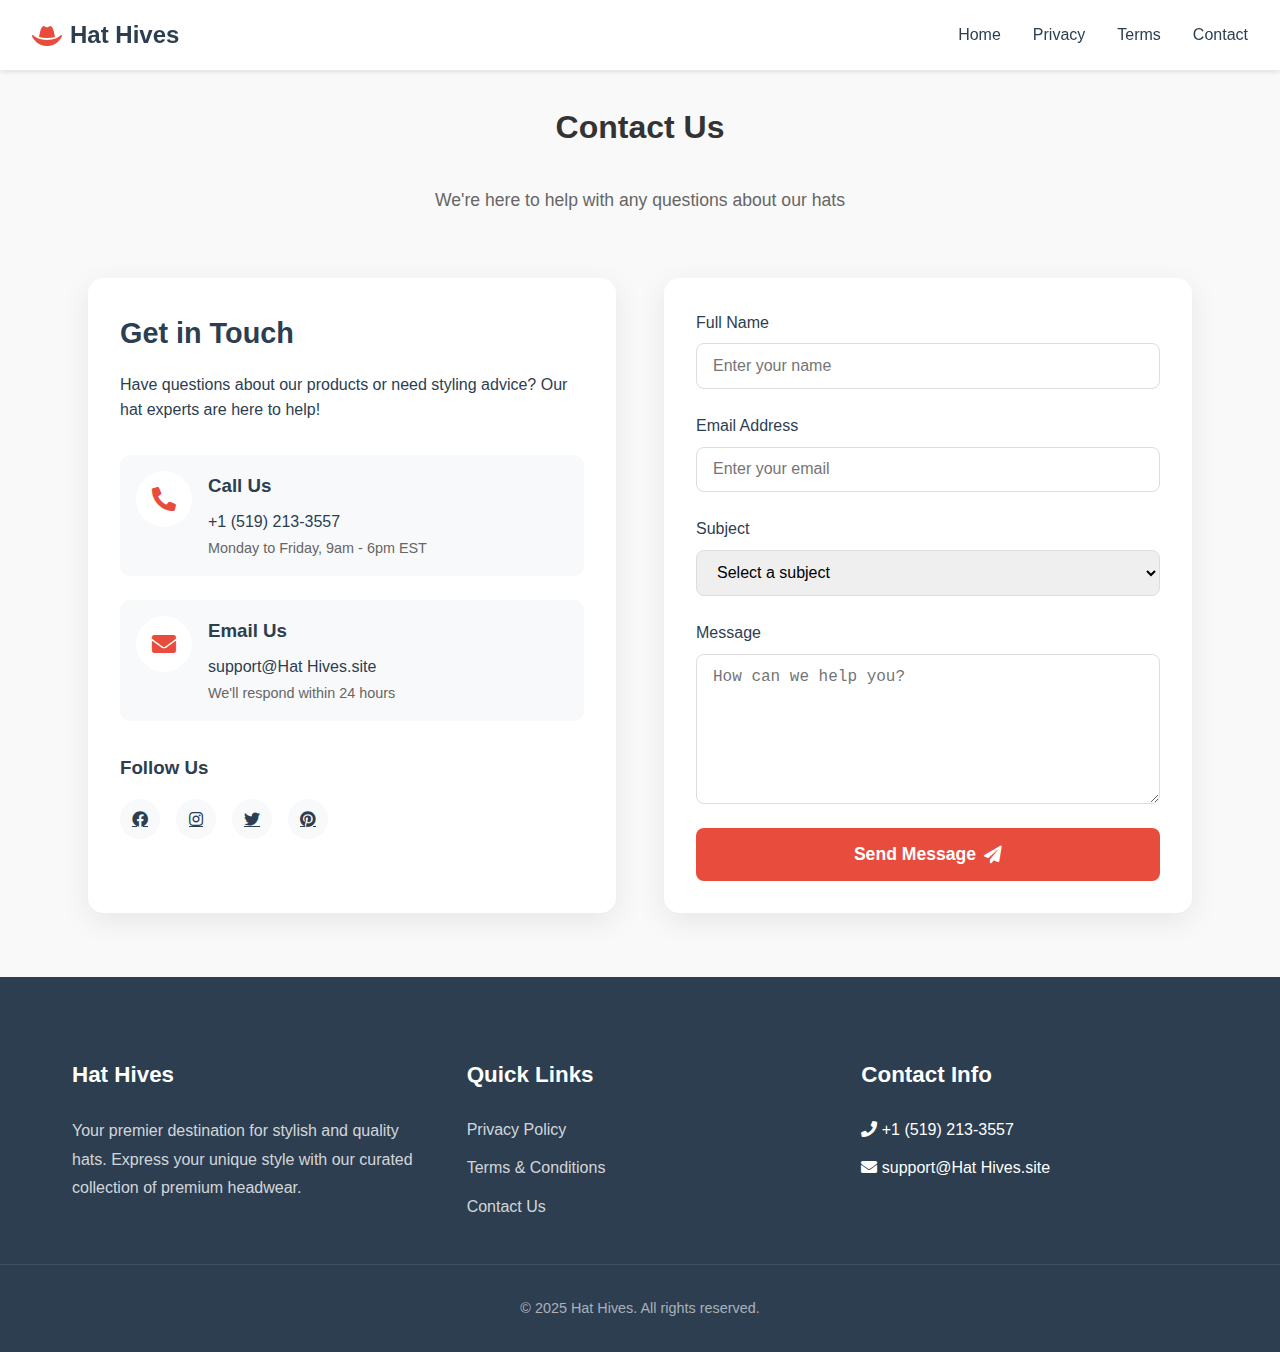
<file: pages/contact.html>
<!DOCTYPE html>
<html lang="en">
<head>
    <meta charset="UTF-8">
    <meta name="viewport" content="width=device-width, initial-scale=1.0">
    <title>Contact Us - Hat Hives</title>
    <link rel="stylesheet" href="../css/style.css">
    <link rel="stylesheet" href="https://cdnjs.cloudflare.com/ajax/libs/font-awesome/5.15.4/css/all.min.css">
    <!-- Google tag (gtag.js) -->
<script async src="https://www.googletagmanager.com/gtag/js?id=G-3013J06010"></script>
<script>
  window.dataLayer = window.dataLayer || [];
  function gtag(){dataLayer.push(arguments);}
  gtag('js', new Date());

  gtag('config', 'G-3013J06010');
</script>
</head>
<body>
    <!-- Header Placeholder -->
    <div id="header-placeholder"></div>

    <main class="content-container">
        <div class="section-title">
            <h1>Contact Us</h1>
            <p>We're here to help with any questions about our hats</p>
        </div>

        <div class="contact-content">
            <div class="contact-info">
                <h2>Get in Touch</h2>
                <p>Have questions about our products or need styling advice? Our hat experts are here to help!</p>
                
                <div class="contact-methods">
                    <div class="contact-method">
                        <i class="fas fa-phone-alt"></i>
                        <div>
                            <h3>Call Us</h3>
                            <p>+1 (519) 213-3557</p>
                            <span>Monday to Friday, 9am - 6pm EST</span>
                        </div>
                    </div>
                    
                    <div class="contact-method">
                        <i class="fas fa-envelope"></i>
                        <div>
                            <h3>Email Us</h3>
                            <p>support@Hat Hives.site</p>
                            <span>We'll respond within 24 hours</span>
                        </div>
                    </div>
                    
                </div>

                <div class="social-links">
                    <h3>Follow Us</h3>
                    <div class="social-icons">
                        <a href="#"><i class="fab fa-facebook"></i></a>
                        <a href="#"><i class="fab fa-instagram"></i></a>
                        <a href="#"><i class="fab fa-twitter"></i></a>
                        <a href="#"><i class="fab fa-pinterest"></i></a>
                    </div>
                </div>
            </div>
            
            <form class="contact-form">
                <div class="form-group">
                    <label for="name">Full Name</label>
                    <input type="text" id="name" name="name" placeholder="Enter your name" required>
                </div>
                
                <div class="form-group">
                    <label for="email">Email Address</label>
                    <input type="email" id="email" name="email" placeholder="Enter your email" required>
                </div>
                
                <div class="form-group">
                    <label for="subject">Subject</label>
                    <select id="subject" name="subject" required>
                        <option value="">Select a subject</option>
                        <option value="product">Product Inquiry</option>
                        <option value="order">Order Status</option>
                        <option value="return">Returns & Exchanges</option>
                        <option value="other">Other</option>
                    </select>
                </div>
                
                <div class="form-group">
                    <label for="message">Message</label>
                    <textarea id="message" name="message" placeholder="How can we help you?" required></textarea>
                </div>
                
                <button type="submit" class="submit-btn">Send Message <i class="fas fa-paper-plane"></i></button>
            </form>
        </div>
    </main>

    <!-- Footer Placeholder -->
    <div id="footer-placeholder"></div>

    <script src="../js/main.js"></script>
</body>
</html>
</file>
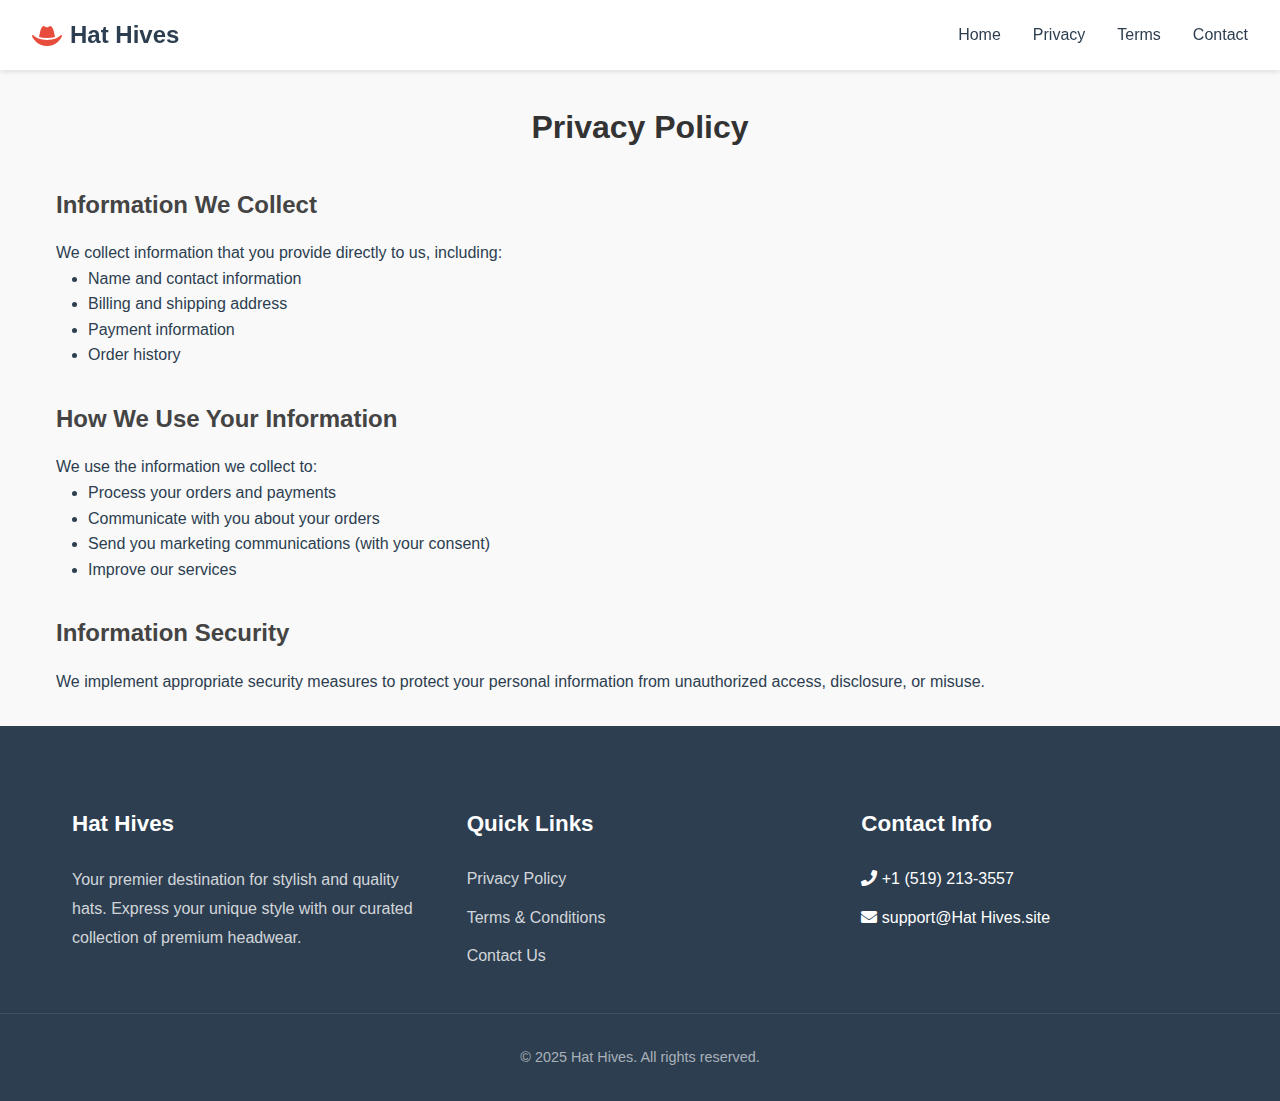
<file: pages/privacy.html>
<!DOCTYPE html>
<html lang="en">
<head>
    <meta charset="UTF-8">
    <meta name="viewport" content="width=device-width, initial-scale=1.0">
    <title>Privacy Policy - Hat Hives</title>
    <link rel="stylesheet" href="../css/style.css">
    <link rel="stylesheet" href="https://cdnjs.cloudflare.com/ajax/libs/font-awesome/5.15.4/css/all.min.css">
    <!-- Google tag (gtag.js) -->
<script async src="https://www.googletagmanager.com/gtag/js?id=G-3013J06010"></script>
<script>
  window.dataLayer = window.dataLayer || [];
  function gtag(){dataLayer.push(arguments);}
  gtag('js', new Date());

  gtag('config', 'G-3013J06010');
</script>
</head>
<body>
    <!-- Header Placeholder -->
    <div id="header-placeholder"></div>

    <main class="content-container">
        <h1>Privacy Policy</h1>
        <div class="policy-content">
            <section>
                <h2>Information We Collect</h2>
                <p>We collect information that you provide directly to us, including:</p>
                <ul>
                    <li>Name and contact information</li>
                    <li>Billing and shipping address</li>
                    <li>Payment information</li>
                    <li>Order history</li>
                </ul>
            </section>

            <section>
                <h2>How We Use Your Information</h2>
                <p>We use the information we collect to:</p>
                <ul>
                    <li>Process your orders and payments</li>
                    <li>Communicate with you about your orders</li>
                    <li>Send you marketing communications (with your consent)</li>
                    <li>Improve our services</li>
                </ul>
            </section>

            <section>
                <h2>Information Security</h2>
                <p>We implement appropriate security measures to protect your personal information from unauthorized access, disclosure, or misuse.</p>
            </section>
        </div>
    </main>

    <!-- Footer Placeholder -->
    <div id="footer-placeholder"></div>

    <script src="../js/main.js"></script>
</body>
</html>
</file>
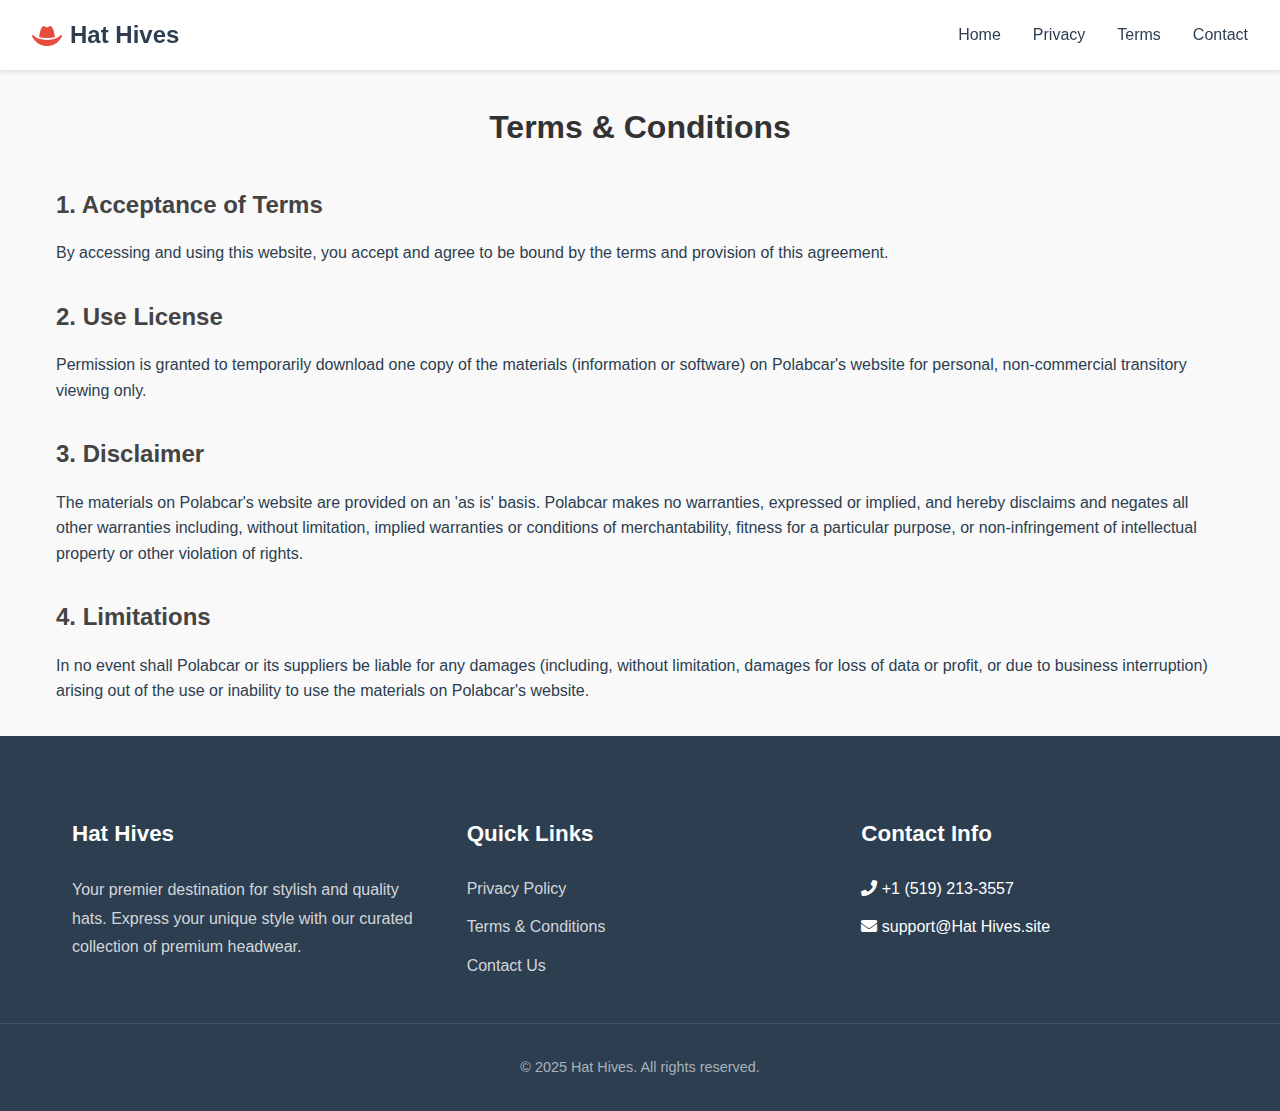
<file: pages/terms.html>
<!DOCTYPE html>
<html lang="en">
<head>
    <meta charset="UTF-8">
    <meta name="viewport" content="width=device-width, initial-scale=1.0">
    <title>Terms & Conditions - Hat Hives</title>
    <link rel="stylesheet" href="../css/style.css">
    <link rel="stylesheet" href="https://cdnjs.cloudflare.com/ajax/libs/font-awesome/5.15.4/css/all.min.css">
    <!-- Google tag (gtag.js) -->
<script async src="https://www.googletagmanager.com/gtag/js?id=G-3013J06010"></script>
<script>
  window.dataLayer = window.dataLayer || [];
  function gtag(){dataLayer.push(arguments);}
  gtag('js', new Date());

  gtag('config', 'G-3013J06010');
</script>
</head>
<body>
    <!-- Header Placeholder -->
    <div id="header-placeholder"></div>

    <main class="content-container">
        <h1>Terms & Conditions</h1>
        <div class="terms-content">
            <section>
                <h2>1. Acceptance of Terms</h2>
                <p>By accessing and using this website, you accept and agree to be bound by the terms and provision of this agreement.</p>
            </section>

            <section>
                <h2>2. Use License</h2>
                <p>Permission is granted to temporarily download one copy of the materials (information or software) on Polabcar's website for personal, non-commercial transitory viewing only.</p>
            </section>

            <section>
                <h2>3. Disclaimer</h2>
                <p>The materials on Polabcar's website are provided on an 'as is' basis. Polabcar makes no warranties, expressed or implied, and hereby disclaims and negates all other warranties including, without limitation, implied warranties or conditions of merchantability, fitness for a particular purpose, or non-infringement of intellectual property or other violation of rights.</p>
            </section>

            <section>
                <h2>4. Limitations</h2>
                <p>In no event shall Polabcar or its suppliers be liable for any damages (including, without limitation, damages for loss of data or profit, or due to business interruption) arising out of the use or inability to use the materials on Polabcar's website.</p>
            </section>
        </div>
    </main>

    <!-- Footer Placeholder -->
    <div id="footer-placeholder"></div>

    <script src="../js/main.js"></script>
</body>
</html>
</file>
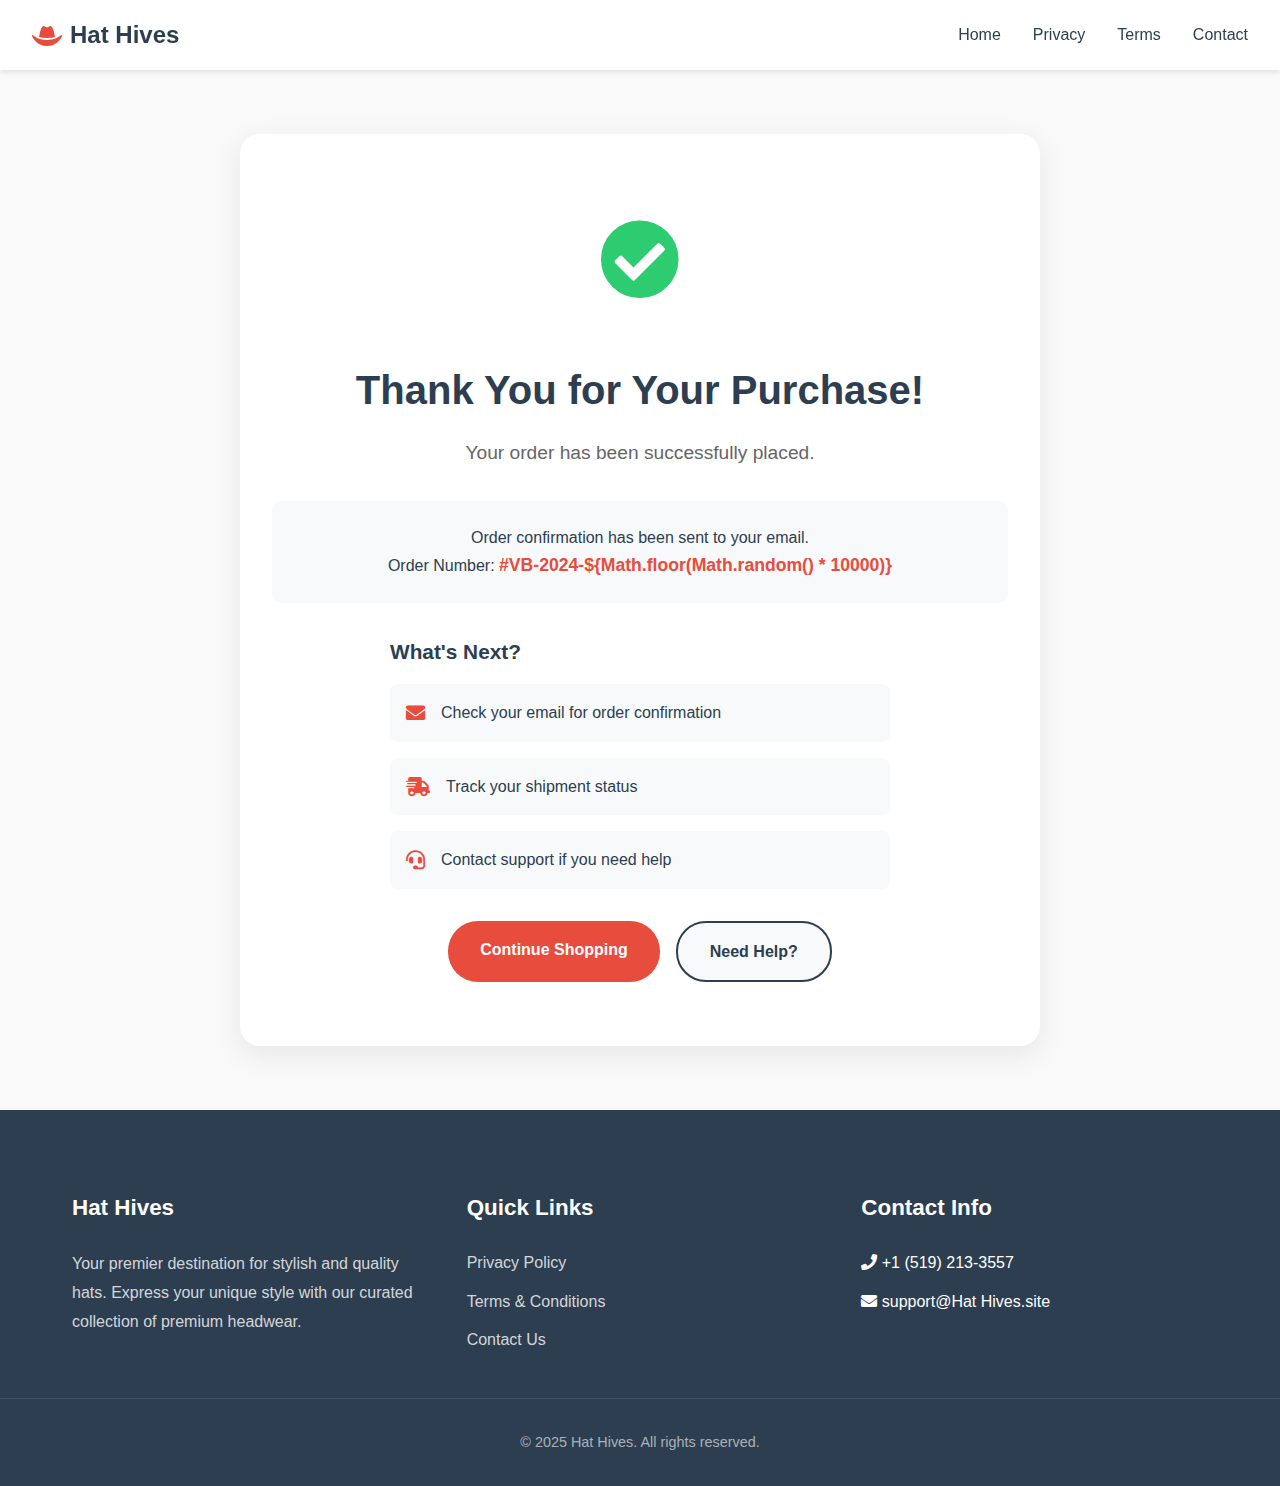
<file: pages/thank-you.html>
<!DOCTYPE html>
<html lang="en">
<head>
    <meta charset="UTF-8">
    <meta name="viewport" content="width=device-width, initial-scale=1.0">
    <title>Thank You - Hat Hives</title>
    <link rel="stylesheet" href="../css/style.css">
    <link rel="stylesheet" href="https://cdnjs.cloudflare.com/ajax/libs/font-awesome/5.15.4/css/all.min.css">
    <!-- Google tag (gtag.js) -->
<script async src="https://www.googletagmanager.com/gtag/js?id=G-3013J06010"></script>
<script>
  window.dataLayer = window.dataLayer || [];
  function gtag(){dataLayer.push(arguments);}
  gtag('js', new Date());

  gtag('config', 'G-3013J06010');
</script>
</head>
<body>
    <!-- Header Placeholder -->
    <div id="header-placeholder"></div>

    <main>
        <div class="thank-you-container">
            <div class="thank-you-icon">
                <i class="fas fa-check-circle"></i>
            </div>
            <h1>Thank You for Your Purchase!</h1>
            <p class="order-message">Your order has been successfully placed.</p>
            <div class="order-details">
                <p>Order confirmation has been sent to your email.</p>
                <p>Order Number: <span>#VB-2024-${Math.floor(Math.random() * 10000)}</span></p>
            </div>
            <div class="next-steps">
                <h3>What's Next?</h3>
                <ul>
                    <li><i class="fas fa-envelope"></i> Check your email for order confirmation</li>
                    <li><i class="fas fa-shipping-fast"></i> Track your shipment status</li>
                    <li><i class="fas fa-headset"></i> Contact support if you need help</li>
                </ul>
            </div>
            <div class="action-buttons">
                <a href="../index.html" class="home-button primary">Continue Shopping</a>
                <a href="contact.html" class="home-button secondary">Need Help?</a>
            </div>
        </div>
    </main>

    <!-- Footer Placeholder -->
    <div id="footer-placeholder"></div>

    <script src="../js/main.js"></script>
</body>
</html>
</file>
<file: css/style.css>
* {
    margin: 0;
    padding: 0;
    box-sizing: border-box;
}

:root {
    --primary-color: #2c3e50;    /* Deep navy */
    --secondary-color: #e74c3c;  /* Coral red */
    --accent-color: #3498db;     /* Sky blue */
    --text-color: #2c3e50;
    --background-color: #f9f9f9;
    --card-shadow: 0 8px 30px rgba(0, 0, 0, 0.08);
}

body {
    font-family: Arial, sans-serif;
    line-height: 1.6;
    background-color: var(--background-color);
    color: var(--text-color);
}

/* Navbar Styles */
.navbar {
    display: flex;
    justify-content: space-between;
    align-items: center;
    padding: 1rem 2rem;
    background: white;
    box-shadow: 0 2px 5px rgba(0,0,0,0.1);
    position: sticky;
    top: 0;
    z-index: 1000;
}

.logo {
    display: flex;
    align-items: center;
    gap: 0.5rem;
    font-size: 1.5rem;
    font-weight: bold;
    color: var(--primary-color);
}

.logo i {
    color: var(--secondary-color);
    font-size: 1.5rem;
}

.nav-links {
    display: flex;
    gap: 2rem;
    list-style: none;
}

.nav-links a {
    text-decoration: none;
    color: var(--text-color);
    font-weight: 500;
    transition: color 0.3s ease;
}

.nav-links a:hover {
    color: var(--secondary-color);
}

.hamburger {
    display: none;
    flex-direction: column;
    gap: 5px;
    cursor: pointer;
    padding: 5px;
}

.hamburger span {
    display: block;
    width: 25px;
    height: 3px;
    background: var(--primary-color);
    transition: all 0.3s ease;
}

/* Products Grid */
.products-container {
    display: grid;
    grid-template-columns: repeat(auto-fit, minmax(280px, 1fr));
    gap: 2rem;
    padding: 2rem;
    max-width: 1200px;
    margin: 0 auto;
    overflow-x: hidden; /* Prevent horizontal scroll */
}

.product-card {
    width: 100%;
    min-width: 280px; /* Set minimum width */
    background: white;
    border-radius: 15px;
    padding: 1rem;
    transition: transform 0.3s ease, box-shadow 0.3s ease;
    display: flex;
    flex-direction: column;
}

.product-card img {
    width: 100%;
    height: 280px;
    object-fit: cover;
    border-radius: 10px;
}

.product-card .product-info {
    padding: 1rem;
    flex-grow: 1;
    display: flex;
    flex-direction: column;
    justify-content: space-between;
}

.product-card h3 {
    font-size: 1.2rem;
    color: var(--primary-color);
    margin: 0.8rem 0;
    font-weight: 600;
}

.product-card .price {
    font-size: 1.3rem;
    color: var(--secondary-color);
    font-weight: 700;
    margin: 0.5rem 0;
}

.product-card button {
    width: 100%;
    background: var(--primary-color);
    color: white;
    border: none;
    padding: 0.8rem 1.5rem;
    border-radius: 8px;
    cursor: pointer;
    transition: all 0.3s ease;
    margin-top: 1rem;
}

/* Footer Styles */
footer {
    background: var(--primary-color);
    padding: 5rem 0 2rem;
}

.footer-content {
    display: grid;
    grid-template-columns: repeat(auto-fit, minmax(250px, 1fr));
    gap: 3rem;
    max-width: 1200px;
    margin: 0 auto;
    padding: 0 2rem;
}

.footer-section h3 {
    color: white;
    font-size: 1.4rem;
    margin-bottom: 1.5rem;
}

.footer-section p {
    color: rgba(255, 255, 255, 0.8);
    line-height: 1.8;
}

.footer-section ul {
    list-style: none;
}

.footer-section ul li {
    margin-bottom: 0.8rem;
}

.footer-section ul li a {
    color: rgba(255, 255, 255, 0.8);
    text-decoration: none;
    transition: all 0.3s ease;
    display: inline-flex;
    align-items: center;
}

.footer-section ul li a:hover {
    color: var(--secondary-color);
    transform: translateX(5px);
}

.footer-bottom {
    text-align: center;
    padding-top: 2rem;
    margin-top: 2rem;
    border-top: 1px solid rgba(255, 255, 255, 0.1);
}

.footer-bottom p {
    color: rgba(255, 255, 255, 0.6);
    font-size: 0.9rem;
}

/* Content Container Styles */
.content-container {
    max-width: 1200px;
    margin: 2rem auto;
    padding: 0 1rem;
}

.content-container h1 {
    text-align: center;
    margin-bottom: 2rem;
    color: #333;
}

/* Privacy Policy Styles */
.policy-content section {
    margin-bottom: 2rem;
}

.policy-content h2 {
    color: #444;
    margin-bottom: 1rem;
}

.policy-content ul {
    margin-left: 2rem;
}

/* Contact Page Styles */
.contact-content {
    display: grid;
    grid-template-columns: 1fr 1fr;
    gap: 3rem;
    padding: 2rem;
    max-width: 1200px;
    margin: 0 auto;
}

.contact-info {
    background: white;
    padding: 2rem;
    border-radius: 15px;
    box-shadow: var(--card-shadow);
}

.contact-info h2 {
    color: var(--primary-color);
    margin-bottom: 1rem;
    font-size: 1.8rem;
}

.contact-methods {
    margin: 2rem 0;
    display: grid;
    gap: 1.5rem;
}

.contact-method {
    display: flex;
    align-items: flex-start;
    gap: 1rem;
    padding: 1rem;
    background: #f8f9fa;
    border-radius: 10px;
    transition: transform 0.3s ease;
}

.contact-method:hover {
    transform: translateX(10px);
}

.contact-method i {
    font-size: 1.5rem;
    color: var(--secondary-color);
    padding: 1rem;
    background: white;
    border-radius: 50%;
}

.contact-method h3 {
    color: var(--primary-color);
    margin-bottom: 0.5rem;
}

.contact-method span {
    color: #666;
    font-size: 0.9rem;
}

.social-links {
    margin-top: 2rem;
}

.social-links h3 {
    color: var(--primary-color);
    margin-bottom: 1rem;
}

.social-icons {
    display: flex;
    gap: 1rem;
}

.social-icons a {
    width: 40px;
    height: 40px;
    display: flex;
    align-items: center;
    justify-content: center;
    background: #f8f9fa;
    border-radius: 50%;
    color: var(--primary-color);
    transition: all 0.3s ease;
}

.social-icons a:hover {
    background: var(--secondary-color);
    color: white;
    transform: translateY(-3px);
}

.contact-form {
    background: white;
    padding: 2rem;
    border-radius: 15px;
    box-shadow: var(--card-shadow);
    display: flex;
    flex-direction: column;
    gap: 1.5rem;
}

.form-group {
    display: flex;
    flex-direction: column;
    gap: 0.5rem;
}

.form-group label {
    color: var(--primary-color);
    font-weight: 500;
}

.form-group input,
.form-group select,
.form-group textarea {
    padding: 0.8rem 1rem;
    border: 1px solid #ddd;
    border-radius: 8px;
    font-size: 1rem;
    transition: all 0.3s ease;
}

.form-group textarea {
    min-height: 150px;
    resize: vertical;
}

.form-group input:focus,
.form-group select:focus,
.form-group textarea:focus {
    border-color: var(--secondary-color);
    box-shadow: 0 0 0 2px rgba(231, 76, 60, 0.1);
    outline: none;
}

.submit-btn {
    background: var(--secondary-color);
    color: white;
    border: none;
    padding: 1rem;
    border-radius: 8px;
    font-size: 1.1rem;
    font-weight: 600;
    cursor: pointer;
    transition: all 0.3s ease;
    display: flex;
    align-items: center;
    justify-content: center;
    gap: 0.5rem;
}

.submit-btn:hover {
    background: var(--primary-color);
    transform: translateY(-2px);
}

/* Responsive Adjustments */
@media (max-width: 768px) {
    .contact-content {
        grid-template-columns: 1fr;
        padding: 1rem;
    }

    .contact-method {
        padding: 0.8rem;
    }

    .contact-method i {
        padding: 0.8rem;
        font-size: 1.2rem;
    }
}

/* Terms Page Styles */
.terms-content section {
    margin-bottom: 2rem;
}

.terms-content h2 {
    color: #444;
    margin-bottom: 1rem;
}

/* Thank You Page Styles */
.thank-you-container {
    text-align: center;
    padding: 4rem 2rem;
    background-color: white;
    border-radius: 20px;
    box-shadow: var(--card-shadow);
    max-width: 800px;
    margin: 4rem auto;
}

.thank-you-icon {
    font-size: 5rem;
    color: #2ecc71;
    margin-bottom: 2rem;
    animation: scaleIn 0.5s ease;
}

.thank-you-container h1 {
    color: var(--primary-color);
    font-size: 2.5rem;
    margin-bottom: 1rem;
    font-weight: 800;
}

.order-message {
    font-size: 1.2rem;
    color: #666;
    margin-bottom: 2rem;
}

.order-details {
    background: #f8f9fa;
    padding: 1.5rem;
    border-radius: 10px;
    margin: 2rem 0;
}

.order-details span {
    color: var(--secondary-color);
    font-weight: bold;
    font-size: 1.1rem;
}

.next-steps {
    text-align: left;
    max-width: 500px;
    margin: 2rem auto;
}

.next-steps h3 {
    color: var(--primary-color);
    margin-bottom: 1rem;
    font-size: 1.3rem;
}

.next-steps ul {
    list-style: none;
}

.next-steps li {
    display: flex;
    align-items: center;
    gap: 1rem;
    margin-bottom: 1rem;
    padding: 1rem;
    background: #f8f9fa;
    border-radius: 8px;
    transition: transform 0.3s ease;
}

.next-steps li:hover {
    transform: translateX(10px);
}

.next-steps li i {
    color: var(--secondary-color);
    font-size: 1.2rem;
}

.action-buttons {
    display: flex;
    gap: 1rem;
    justify-content: center;
    margin-top: 2rem;
}

.home-button {
    padding: 1rem 2rem;
    border-radius: 30px;
    font-weight: bold;
    text-decoration: none;
    transition: all 0.3s ease;
}

.home-button.primary {
    background-color: var(--secondary-color);
    color: white;
}

.home-button.secondary {
    background-color: #f8f9fa;
    color: var(--primary-color);
    border: 2px solid var(--primary-color);
}

.home-button:hover {
    transform: translateY(-3px);
    box-shadow: 0 5px 15px rgba(0, 0, 0, 0.1);
}

@keyframes scaleIn {
    from {
        transform: scale(0);
        opacity: 0;
    }
    to {
        transform: scale(1);
        opacity: 1;
    }
}

/* Responsive adjustments */
@media (max-width: 768px) {
    .thank-you-container {
        margin: 2rem 1rem;
        padding: 2rem 1rem;
    }

    .thank-you-container h1 {
        font-size: 2rem;
    }

    .action-buttons {
        flex-direction: column;
    }

    .home-button {
        width: 100%;
        text-align: center;
    }
}

/* Mobile Navigation */
@media (max-width: 768px) {
    .contact-content {
        grid-template-columns: 1fr;
    }
    
    .hamburger {
        display: flex;
        z-index: 100;
    }
    
    .nav-links {
        position: fixed;
        top: 0;
        right: -100%;
        height: 100vh;
        width: 70%;
        max-width: 300px;
        background: white;
        flex-direction: column;
        padding: 80px 2rem 2rem;
        transition: right 0.3s ease;
        box-shadow: -2px 0 5px rgba(0,0,0,0.1);
    }
    
    .nav-links.active {
        right: 0;
    }
    
    .nav-links li {
        margin: 1rem 0;
        width: 100%;
        text-align: center;
    }
    
    .nav-links li a {
        display: block;
        padding: 0.5rem 1rem;
        color: var(--primary-color);
        text-decoration: none;
        transition: background-color 0.3s ease;
    }
    
    .nav-links li a:hover {
        background-color: rgba(255, 255, 255, 0.1);
    }
    
    /* Prevent scrolling when menu is open */
    body.menu-open {
        overflow: hidden;
    }
    
    .products-container {
        grid-template-columns: repeat(2, minmax(280px, 1fr));
        gap: 1.5rem;
        padding: 1.5rem;
        overflow-x: auto; /* Allow horizontal scroll on small screens */
    }

    .navbar {
        padding: 1rem;
    }

    .logo {
        font-size: 1.5rem;
    }

    .nav-links {
        gap: 1rem;
    }

    .nav-links li a {
        padding: 0.6rem 1rem;
    }

    .footer-content {
        grid-template-columns: 1fr;
        gap: 2rem;
    }

    .footer-section {
        text-align: center;
    }

    .footer-section h3::after {
        left: 50%;
        transform: translateX(-50%);
    }

    /* Hamburger Animation */
    .hamburger.active span:nth-child(1) {
        transform: rotate(45deg) translate(5px, 5px);
    }

    .hamburger.active span:nth-child(2) {
        opacity: 0;
    }

    .hamburger.active span:nth-child(3) {
        transform: rotate(-45deg) translate(5px, -5px);
    }
}

@media (max-width: 480px) {
    .products-container {
        grid-template-columns: repeat(1, minmax(280px, 1fr));
        gap: 1rem;
        padding: 1rem;
    }
}

/* Add loading animation */
@keyframes fadeIn {
    from { opacity: 0; transform: translateY(20px); }
    to { opacity: 1; transform: translateY(0); }
}

.product-card {
    animation: fadeIn 0.5s ease-out;
}

/* Hero Section */
.hero-section {
    height: 90vh;
    background: linear-gradient(rgba(0, 0, 0, 0.5), rgba(0, 0, 0, 0.5)),
                url('https://images.unsplash.com/photo-1514327605112-b887c0e61c0a?w=1600') center/cover;
    display: flex;
    align-items: center;
    justify-content: center;
    position: relative;
}

.hero-content {
    background: rgba(255, 255, 255, 0.95);
    padding: 3rem 4rem;
    border-radius: 15px;
    text-align: center;
    max-width: 800px;
    animation: fadeIn 1s ease;
    box-shadow: 0 10px 30px rgba(0, 0, 0, 0.2);
}

.hero-content h1 {
    font-size: 3.5rem;
    color: var(--primary-color);
    margin-bottom: 1.5rem;
    font-weight: 800;
    line-height: 1.2;
}

.hero-content p {
    font-size: 1.2rem;
    color: #666;
    margin-bottom: 2rem;
    line-height: 1.6;
}

.cta-button {
    display: inline-block;
    background-color: var(--secondary-color);
    color: white;
    padding: 1rem 2rem;
    border-radius: 30px;
    text-decoration: none;
    font-weight: bold;
    text-transform: uppercase;
    letter-spacing: 1px;
    transition: all 0.3s ease;
    animation: fadeInUp 1.2s ease;
    margin-top: 2rem;
}

.cta-button:hover {
    background-color: var(--primary-color);
    transform: translateY(-3px);
    box-shadow: 0 5px 20px rgba(0, 0, 0, 0.3);
}

/* Features Section - Fix distribution */
.features-section {
    margin: -50px auto 4rem;
    position: relative;
    z-index: 10;
    padding: 0 2rem;
    display: grid;
    grid-template-columns: repeat(3, 1fr);
    gap: 2rem;
    max-width: 1200px;
    margin-top: 2rem;
}

.feature {
    background: white;
    padding: 2.5rem 2rem;
    border-radius: 15px;
    box-shadow: var(--card-shadow);
    text-align: center;
    transition: transform 0.3s ease;
}

.feature:hover {
    transform: translateY(-10px);
}

.feature i {
    font-size: 2.5rem;
    color: var(--secondary-color);
    margin-bottom: 1.5rem;
}

.feature h3 {
    font-size: 1.4rem;
    margin-bottom: 1rem;
    color: var(--primary-color);
}

/* Section Title */
.section-title {
    text-align: center;
    margin-bottom: 4rem;
}

.section-title h2 {
    font-size: 3rem;
    margin-bottom: 1rem;
    background: linear-gradient(45deg, var(--primary-color), var(--secondary-color));
    -webkit-background-clip: text;
    -webkit-text-fill-color: transparent;
}

.section-title p {
    font-size: 1.2rem;
    color: #666;
    max-width: 600px;
    margin: 0 auto;
}

/* Additional Animations */
@keyframes fadeInDown {
    from {
        opacity: 0;
        transform: translateY(-30px);
    }
    to {
        opacity: 1;
        transform: translateY(0);
    }
}

@keyframes fadeInUp {
    from {
        opacity: 0;
        transform: translateY(30px);
    }
    to {
        opacity: 1;
        transform: translateY(0);
    }
}

/* Responsive Design Updates */
@media (max-width: 768px) {
    .hero-content h1 {
        font-size: 2.5rem;
    }
    
    .features-section {
        grid-template-columns: 1fr;
        margin-top: 2rem;
    }
}

/* Product Detail Page Styles */
.product-detail-container {
    max-width: 1200px;
    margin: 2rem auto;
    padding: 0 1rem;
}

.breadcrumb {
    padding: 1rem 0;
    margin-bottom: 2rem;
    color: #666;
}

.breadcrumb a {
    color: var(--primary-color);
    text-decoration: none;
}

.breadcrumb .current-page {
    color: var(--secondary-color);
}

.product-detail-wrapper {
    display: grid;
    grid-template-columns: 1fr 1fr;
    gap: 3rem;
    margin-bottom: 4rem;
    align-items: start;
}

.product-detail-image {
    position: relative;
    width: 100%;
    height: 500px;
    border-radius: 15px;
    overflow: hidden;
}

.product-detail-image img {
    width: 100%;
    height: 100%;
    object-fit: cover;
    border-radius: 15px;
}

.product-detail-info {
    padding: 1rem 0;
    height: fit-content;
}

.product-info {
    padding: 1rem 0;
}

.product-info h1 {
    font-size: 2.5rem;
    margin-bottom: 1rem;
    color: var(--primary-color);
}

.product-price {
    font-size: 2rem;
    color: var(--secondary-color);
    margin: 1rem 0;
    font-weight: 700;
}

.size-selector {
    margin: 2rem 0;
}

.size-options {
    display: flex;
    gap: 1rem;
    margin-top: 0.5rem;
}

.size-option {
    padding: 0.8rem 1.5rem;
    border: 2px solid #ddd;
    border-radius: 8px;
    cursor: pointer;
    transition: all 0.3s ease;
}

.size-option.active {
    border-color: var(--secondary-color);
    background: var(--secondary-color);
    color: white;
}

.add-to-cart {
    width: 100%;
    padding: 1rem;
    background: var(--primary-color);
    color: white;
    border: none;
    border-radius: 8px;
    font-size: 1.1rem;
    cursor: pointer;
    transition: all 0.3s ease;
    margin-top: 2rem;
}

.add-to-cart:hover {
    background: var(--secondary-color);
    transform: translateY(-2px);
}

/* Product Tabs */
.product-tabs {
    margin: 4rem 0;
    background: white;
    border-radius: 15px;
    box-shadow: var(--card-shadow);
}

.tab-buttons {
    display: flex;
    gap: 1rem;
    padding: 1rem;
    border-bottom: 1px solid #eee;
    background: #f8f9fa;
    border-radius: 15px 15px 0 0;
}

.tab-btn {
    padding: 1rem 2rem;
    border: none;
    background: none;
    cursor: pointer;
    font-weight: 600;
    color: #666;
    position: relative;
    transition: all 0.3s ease;
}

.tab-btn:hover {
    color: var(--secondary-color);
}

.tab-btn.active {
    color: var(--primary-color);
}

.tab-btn.active::after {
    content: '';
    position: absolute;
    bottom: -1rem;
    left: 0;
    width: 100%;
    height: 2px;
    background: var(--secondary-color);
}

.tab-panels {
    padding: 2rem;
}

.tab-panel {
    display: none;
}

.tab-panel.active {
    display: block;
    animation: fadeIn 0.5s ease;
}

/* Tab Panel Content Styling */
.product-features-list {
    list-style: none;
    margin: 1.5rem 0;
}

.product-features-list li {
    display: flex;
    align-items: center;
    gap: 1rem;
    margin-bottom: 1rem;
    padding: 1rem;
    background: #f8f9fa;
    border-radius: 8px;
}

.product-features-list li i {
    color: var(--secondary-color);
    font-size: 1.2rem;
}

.specs-grid {
    display: grid;
    grid-template-columns: repeat(3, 1fr);
    gap: 2rem;
    margin-top: 2rem;
}

.spec-item {
    background: #f8f9fa;
    padding: 1.5rem;
    border-radius: 10px;
    text-align: center;
}

.spec-item i {
    font-size: 2rem;
    color: var(--secondary-color);
    margin-bottom: 1rem;
}

.spec-content h4 {
    color: var(--primary-color);
    margin-bottom: 0.5rem;
}

.care-instructions {
    display: grid;
    gap: 1.5rem;
    margin-top: 1.5rem;
}

.care-step {
    display: flex;
    gap: 1.5rem;
    background: #f8f9fa;
    padding: 1.5rem;
    border-radius: 10px;
    align-items: center;
}

.step-number {
    width: 40px;
    height: 40px;
    background: var(--secondary-color);
    color: white;
    border-radius: 50%;
    display: flex;
    align-items: center;
    justify-content: center;
    font-weight: bold;
}

.step-content h4 {
    color: var(--primary-color);
    margin-bottom: 0.5rem;
}

/* Reviews Section */
.reviews-container {
    padding: 2rem 0;
}

.review-card {
    background: white;
    border-radius: 15px;
    padding: 2rem;
    margin-bottom: 1.5rem;
    box-shadow: var(--card-shadow);
}

.reviewer-info {
    display: flex;
    align-items: center;
    gap: 1rem;
}

.reviewer-info img {
    width: 50px;
    height: 50px;
    border-radius: 50%;
}

/* Review Photos Styles */
.review-photos {
    display: grid;
    grid-template-columns: repeat(auto-fill, minmax(100px, 1fr));
    gap: 1rem;
    margin-top: 1rem;
}

.review-photos img {
    width: 100%;
    height: 100px;
    object-fit: cover;
    border-radius: 8px;
}

/* Responsive Adjustments */
@media (max-width: 768px) {
    .product-detail-wrapper {
        grid-template-columns: 1fr;
    }

    .product-detail-image {
        height: 400px;
    }

    .tab-buttons {
        flex-wrap: wrap;
        gap: 0.5rem;
    }

    .tab-btn {
        padding: 0.8rem 1.5rem;
        font-size: 0.9rem;
    }

    .specs-grid {
        grid-template-columns: 1fr;
        gap: 1rem;
    }

    .care-step {
        flex-direction: column;
        text-align: center;
        padding: 1rem;
    }

    .step-number {
        margin: 0 auto;
    }
}

@media (max-width: 480px) {
    .product-detail-image {
        height: 300px;
    }
}

/* Add floating animation to features */
@keyframes float {
    0% { transform: translateY(0px); }
    50% { transform: translateY(-10px); }
    100% { transform: translateY(0px); }
}

.feature {
    animation: float 6s ease-in-out infinite;
}

.feature:nth-child(2) {
    animation-delay: 2s;
}

.feature:nth-child(3) {
    animation-delay: 4s;
}

/* Add smooth scroll behavior */
html {
    scroll-behavior: smooth;
}

/* Trending Section Styles */
.trending-section {
    padding: 6rem 2rem;
    background: linear-gradient(135deg, #fff 0%, #f8f9fa 100%);
}

.trending-wrapper {
    display: grid;
    grid-template-columns: repeat(4, 1fr);
    gap: 2rem;
    max-width: 1200px;
    margin: 0 auto;
}

.trending-card {
    background: white;
    border-radius: 15px;
    overflow: hidden;
    box-shadow: var(--card-shadow);
}

.trending-image {
    position: relative;
    height: 250px;
}

.trending-image img {
    width: 100%;
    height: 100%;
    object-fit: cover;
}

.trending-badge {
    position: absolute;
    top: 10px;
    right: 10px;
    background: var(--secondary-color);
    color: white;
    padding: 0.5rem 1.2rem;
    border-radius: 6px;
    font-size: 0.9rem;
}

.trending-content {
    padding: 1.5rem;
    text-align: center;
}

.trending-content h3 {
    margin-bottom: 0.5rem;
    color: var(--primary-color);
}

.trending-content .price {
    color: var(--secondary-color);
    font-weight: bold;
    margin-bottom: 1rem;
}

.trending-content button {
    background: var(--primary-color);
    color: white;
    border: none;
    padding: 0.8rem 1.5rem;
    border-radius: 25px;
    cursor: pointer;
    transition: all 0.3s ease;
}

.trending-content button:hover {
    background: var(--secondary-color);
    transform: translateY(-2px);
}

.slider-controls {
    display: flex;
    justify-content: center;
    gap: 1rem;
    margin-top: 2rem;
}

.prev-btn, .next-btn {
    background: white;
    border: none;
    width: 40px;
    height: 40px;
    border-radius: 50%;
    cursor: pointer;
    box-shadow: var(--card-shadow);
    transition: all 0.3s ease;
}

.prev-btn:hover, .next-btn:hover {
    background: var(--secondary-color);
    color: white;
}

@media (max-width: 1024px) {
    .categories-grid {
        grid-template-columns: repeat(2, 1fr);
    }
    
    .trending-wrapper {
        grid-template-columns: repeat(3, 1fr);
    }
    
    .showcase-grid {
        grid-template-columns: 1fr;
    }
}

@media (max-width: 768px) {
    .trending-wrapper {
        grid-template-columns: repeat(2, 1fr);
    }
    
    .products-container {
        grid-template-columns: repeat(2, minmax(280px, 1fr));
        gap: 1.5rem;
        padding: 1.5rem;
        overflow-x: auto; /* Allow horizontal scroll on small screens */
    }
}

@media (max-width: 480px) {
    .trending-wrapper {
        grid-template-columns: 1fr;
    }
    
    .categories-grid {
        grid-template-columns: 1fr;
    }
}

/* Product Detail Page Specific Styles */
.breadcrumb {
    max-width: 1200px;
    margin: 2rem auto;
    padding: 1rem 2rem;
    color: #666;
    font-size: 0.9rem;
}

.breadcrumb a {
    color: var(--primary-color);
    text-decoration: none;
    transition: color 0.3s ease;
}

.breadcrumb a:hover {
    color: var(--secondary-color);
}

.product-detail-container {
    max-width: 1200px;
    margin: 0 auto;
    padding: 2rem;
}

.product-detail-wrapper {
    display: grid;
    grid-template-columns: 1fr 1fr;
    gap: 4rem;
    background: white;
    padding: 3rem;
    border-radius: 20px;
    box-shadow: var(--card-shadow);
    margin-bottom: 4rem;
}

.product-badges {
    position: absolute;
    top: 20px;
    left: 20px;
    display: flex;
    gap: 1rem;
}

.badge {
    padding: 0.5rem 1rem;
    border-radius: 20px;
    font-size: 0.9rem;
    font-weight: bold;
    color: white;
}

.badge.new {
    background: var(--secondary-color);
}

.badge.warranty {
    background: var(--primary-color);
}

.product-detail-info h1 {
    font-size: 2.5rem;
    margin-bottom: 1rem;
    color: var(--primary-color);
}

.product-rating {
    display: flex;
    align-items: center;
    gap: 1rem;
    margin-bottom: 1.5rem;
}

.stars {
    color: #ffd700;
}

.rating-count {
    color: #666;
    font-size: 0.9rem;
}

.product-price {
    display: flex;
    align-items: center;
    gap: 1rem;
    margin-bottom: 2rem;
}

.current-price {
    font-size: 2rem;
    color: var(--secondary-color);
    font-weight: bold;
}

.original-price {
    color: #666;
    text-decoration: line-through;
}

.discount {
    background: var(--secondary-color);
    color: white;
    padding: 0.3rem 0.8rem;
    border-radius: 15px;
    font-size: 0.9rem;
    font-weight: bold;
}

.product-features {
    display: grid;
    grid-template-columns: repeat(3, 1fr);
    gap: 1rem;
    margin: 2rem 0;
}

.feature-item {
    display: flex;
    align-items: center;
    gap: 0.5rem;
    color: #666;
}

.feature-item i {
    color: var(--secondary-color);
}

.product-actions {
    display: flex;
    gap: 1rem;
    margin-top: 2rem;
}

.quantity-selector {
    display: flex;
    align-items: center;
    border: 1px solid #ddd;
    border-radius: 25px;
    overflow: hidden;
}

.qty-btn {
    background: none;
    border: none;
    padding: 0.8rem 1.2rem;
    cursor: pointer;
    transition: all 0.3s ease;
}

.qty-btn:hover {
    background: #f5f5f5;
}

.quantity-selector input {
    width: 50px;
    border: none;
    text-align: center;
    font-size: 1.1rem;
}

.add-to-cart-btn, .buy-now-btn {
    flex: 1;
    padding: 1rem;
    border: none;
    border-radius: 25px;
    font-weight: bold;
    cursor: pointer;
    transition: all 0.3s ease;
    display: flex;
    align-items: center;
    justify-content: center;
    gap: 0.5rem;
}

.add-to-cart-btn {
    background: white;
    border: 2px solid var(--secondary-color);
    color: var(--secondary-color);
}

.buy-now-btn {
    background: var(--secondary-color);
    color: white;
}

.add-to-cart-btn:hover, .buy-now-btn:hover {
    transform: translateY(-3px);
    box-shadow: 0 5px 15px rgba(0, 0, 0, 0.2);
}

/* Similar Products Section */
.similar-products-section {
    margin-top: 4rem;
}

@media (max-width: 992px) {
    .product-detail-wrapper {
        grid-template-columns: 1fr;
        gap: 2rem;
    }

    .product-features {
        grid-template-columns: 1fr 1fr;
    }

    .product-actions {
        flex-direction: column;
    }
}

@media (max-width: 768px) {
    .product-features {
        grid-template-columns: 1fr;
    }
}

/* Why Choose Us Section */
.why-choose-us {
    padding: 4rem 2rem;
    background: linear-gradient(135deg, #fff 0%, #f8f9fa 100%);
}

.benefits-grid {
    display: grid;
    grid-template-columns: repeat(auto-fit, minmax(250px, 1fr));
    gap: 2rem;
    max-width: 1200px;
    margin: 2rem auto;
}

.benefit-card {
    background: white;
    padding: 2rem;
    border-radius: 8px;
    box-shadow: var(--card-shadow);
    text-align: center;
    transition: transform 0.3s ease;
}

.benefit-card:hover {
    transform: translateY(-5px);
}

.benefit-card i {
    font-size: 2.5rem;
    color: var(--secondary-color);
    margin-bottom: 1rem;
}

.benefit-card h3 {
    margin-bottom: 1rem;
    color: var(--primary-color);
}

/* Customer Reviews Section */
.testimonials-section {
    padding: 4rem 2rem;
    background: linear-gradient(135deg, #f8f9fa 0%, #e9ecef 100%);
}

.testimonials-grid {
    display: grid;
    grid-template-columns: repeat(auto-fit, minmax(320px, 1fr));
    gap: 2rem;
    max-width: 1200px;
    margin: 2rem auto;
}

.testimonial-card {
    background: white;
    border-radius: 15px;
    padding: 2rem;
    box-shadow: var(--card-shadow);
}

.testimonial-header {
    display: flex;
    justify-content: space-between;
    align-items: center;
    margin-bottom: 1.5rem;
}

.testimonial-author {
    display: flex;
    align-items: center;
    gap: 1rem;
}

.testimonial-author img {
    width: 60px;
    height: 60px;
    border-radius: 50%;
    border: 3px solid var(--secondary-color);
}

.author-info h4 {
    color: var(--primary-color);
    font-size: 1.1rem;
    margin-bottom: 0.25rem;
}

.author-location {
    color: #666;
    font-size: 0.9rem;
}

.verified-badge {
    display: flex;
    align-items: center;
    gap: 0.5rem;
    color: #00b894;
    font-size: 0.9rem;
}

.verified-badge i {
    font-size: 1.1rem;
}

.testimonial-rating {
    margin-bottom: 1rem;
    color: #ffd700;
    display: flex;
    align-items: center;
    gap: 0.25rem;
}

.rating-text {
    color: #666;
    margin-left: 0.5rem;
    font-weight: bold;
}

.testimonial-text {
    color: #444;
    line-height: 1.6;
    margin-bottom: 1.5rem;
    font-style: italic;
}

.testimonial-footer {
    display: flex;
    justify-content: space-between;
    align-items: center;
    padding-top: 1rem;
    border-top: 1px solid #eee;
    font-size: 0.9rem;
}

.purchase-info {
    color: var(--primary-color);
    font-weight: 500;
}

.review-date {
    color: #666;
}

@media (max-width: 768px) {
    .testimonials-grid {
        grid-template-columns: 1fr;
        padding: 0 1rem;
    }

    .testimonial-card {
        padding: 1.5rem;
    }
}

/* FAQ Section */
.faq-section {
    padding: 4rem 2rem;
    max-width: 1200px;
    margin: 0 auto;
}

.faq-grid {
    display: grid;
    gap: 1rem;
    margin: 2rem auto;
}

.faq-item {
    background: white;
    border-radius: 8px;
    box-shadow: var(--card-shadow);
    overflow: hidden;
}

.faq-question {
    padding: 1.5rem;
    cursor: pointer;
    display: flex;
    justify-content: space-between;
    align-items: center;
    font-weight: bold;
    color: var(--primary-color);
}

.faq-question i {
    transition: transform 0.3s ease;
}

.faq-answer {
    padding: 0 1.5rem;
    max-height: 0;
    overflow: hidden;
    transition: all 0.3s ease;
}

.faq-item.active .faq-question i {
    transform: rotate(180deg);
}

.faq-item.active .faq-answer {
    padding: 1.5rem;
    max-height: 500px;
}

/* Section Titles */
.section-title {
    text-align: center;
    margin-bottom: 2rem;
}

.section-title h2 {
    color: var(--primary-color);
    font-size: 2rem;
    margin-bottom: 0.5rem;
}

.section-title p {
    color: #666;
    font-size: 1.1rem;
}

/* Responsive Adjustments */
@media (max-width: 768px) {
    .benefits-grid {
        grid-template-columns: 1fr;
    }

    .testimonials-grid {
        grid-template-columns: 1fr;
    }

    .faq-question {
        padding: 1rem;
    }

    .faq-answer {
        padding: 0 1rem;
    }

    .faq-item.active .faq-answer {
        padding: 1rem;
    }
}

/* Update search bar */
.search-container {
    position: relative;
    margin-top: -30px;
    padding: 0 2rem;
    z-index: 10;
}

.search-bar {
    max-width: 800px;
    margin: 0 auto;
    background: white;
    padding: 1rem;
    border-radius: 50px;
    box-shadow: 0 5px 20px rgba(0, 0, 0, 0.1);
    display: flex;
    gap: 1rem;
}

.search-bar input {
    flex: 1;
    border: none;
    padding: 0.8rem 1.5rem;
    font-size: 1.1rem;
    outline: none;
}

.search-bar button {
    background: var(--secondary-color);
    color: white;
    border: none;
    padding: 0.8rem 2rem;
    border-radius: 25px;
    cursor: pointer;
    transition: all 0.3s ease;
    font-weight: 600;
}

.search-bar button:hover {
    background: var(--primary-color);
    transform: translateY(-2px);
}

/* Add new section styles */
.collection-grid {
    display: grid;
    grid-template-columns: repeat(3, 1fr);
    gap: 2rem;
    padding: 4rem 2rem;
}

.collection-card {
    position: relative;
    height: 400px;
    border-radius: 15px;
    overflow: hidden;
}

.collection-card img {
    width: 100%;
    height: 100%;
    object-fit: cover;
}

.collection-content {
    position: absolute;
    bottom: 0;
    left: 0;
    right: 0;
    padding: 2rem;
    background: linear-gradient(transparent, rgba(0,0,0,0.8));
    color: white;
}

/* Add responsive adjustments */
@media (max-width: 768px) {
    .hero-content {
        padding: 2rem;
        margin: 0 1rem;
    }
    
    .hero-content h1 {
        font-size: 2.5rem;
    }
    
    .search-bar {
        flex-direction: column;
        border-radius: 15px;
    }
    
    .search-bar button {
        width: 100%;
    }
    
    .collection-grid {
        grid-template-columns: 1fr;
    }
    
    .product-card img {
        height: 280px;
    }
}

/* Add Categories Section */
.categories-section {
    padding: 6rem 2rem;
    background: linear-gradient(135deg, #f8f9fa 0%, #e9ecef 100%);
}

.categories-grid {
    display: grid;
    grid-template-columns: repeat(4, 1fr);
    gap: 2rem;
    max-width: 1200px;
    margin: 0 auto;
}

.category-card {
    position: relative;
    height: 300px;
    border-radius: 15px;
    overflow: hidden;
    cursor: pointer;
}

.category-card img {
    width: 100%;
    height: 100%;
    object-fit: cover;
    transition: transform 0.5s ease;
}

.category-card:hover img {
    transform: scale(1.1);
}

.category-content {
    position: absolute;
    bottom: 0;
    left: 0;
    right: 0;
    padding: 2rem;
    background: linear-gradient(transparent, rgba(0,0,0,0.8));
    color: white;
    transform: translateY(100%);
    transition: transform 0.3s ease;
}

.category-card:hover .category-content {
    transform: translateY(0);
}

/* Update Products Grid */
.products-section {
    padding: 6rem 2rem;
    background: white;
}

.products-container {
    display: grid;
    grid-template-columns: repeat(3, 1fr);
    gap: 3rem;
    padding: 2rem 0;
    max-width: 1200px;
    margin: 0 auto;
}

/* Add Collection Showcase */
.collection-showcase {
    padding: 6rem 2rem;
    background: var(--primary-color);
    color: white;
}

.showcase-grid {
    display: grid;
    grid-template-columns: 1.5fr 1fr;
    gap: 3rem;
    max-width: 1200px;
    margin: 0 auto;
}

.showcase-content {
    padding: 2rem;
}

.showcase-content h2 {
    font-size: 3rem;
    margin-bottom: 1.5rem;
    font-weight: 800;
}

.showcase-image {
    position: relative;
    height: 500px;
    border-radius: 15px;
    overflow: hidden;
}

.showcase-image img {
    width: 100%;
    height: 100%;
    object-fit: cover;
}

/* Update Trending Section */
.trending-section {
    padding: 6rem 2rem;
    background: linear-gradient(135deg, #fff 0%, #f8f9fa 100%);
}

.trending-wrapper {
    display: grid;
    grid-template-columns: repeat(4, 1fr);
    gap: 2rem;
    max-width: 1200px;
    margin: 0 auto;
}

/* Responsive Adjustments */
@media (max-width: 1024px) {
    .categories-grid {
        grid-template-columns: repeat(2, 1fr);
    }
    
    .trending-wrapper {
        grid-template-columns: repeat(3, 1fr);
    }
    
    .showcase-grid {
        grid-template-columns: 1fr;
    }
}

@media (max-width: 768px) {
    .features-section {
        grid-template-columns: 1fr;
        margin-top: 2rem;
    }
    
    .trending-wrapper {
        grid-template-columns: repeat(2, 1fr);
    }
    
    .products-container {
        grid-template-columns: repeat(2, minmax(280px, 1fr));
        gap: 1.5rem;
        padding: 1.5rem;
        overflow-x: auto; /* Allow horizontal scroll on small screens */
    }
}

@media (max-width: 480px) {
    .trending-wrapper {
        grid-template-columns: 1fr;
    }
    
    .categories-grid {
        grid-template-columns: 1fr;
    }
}
</file>
